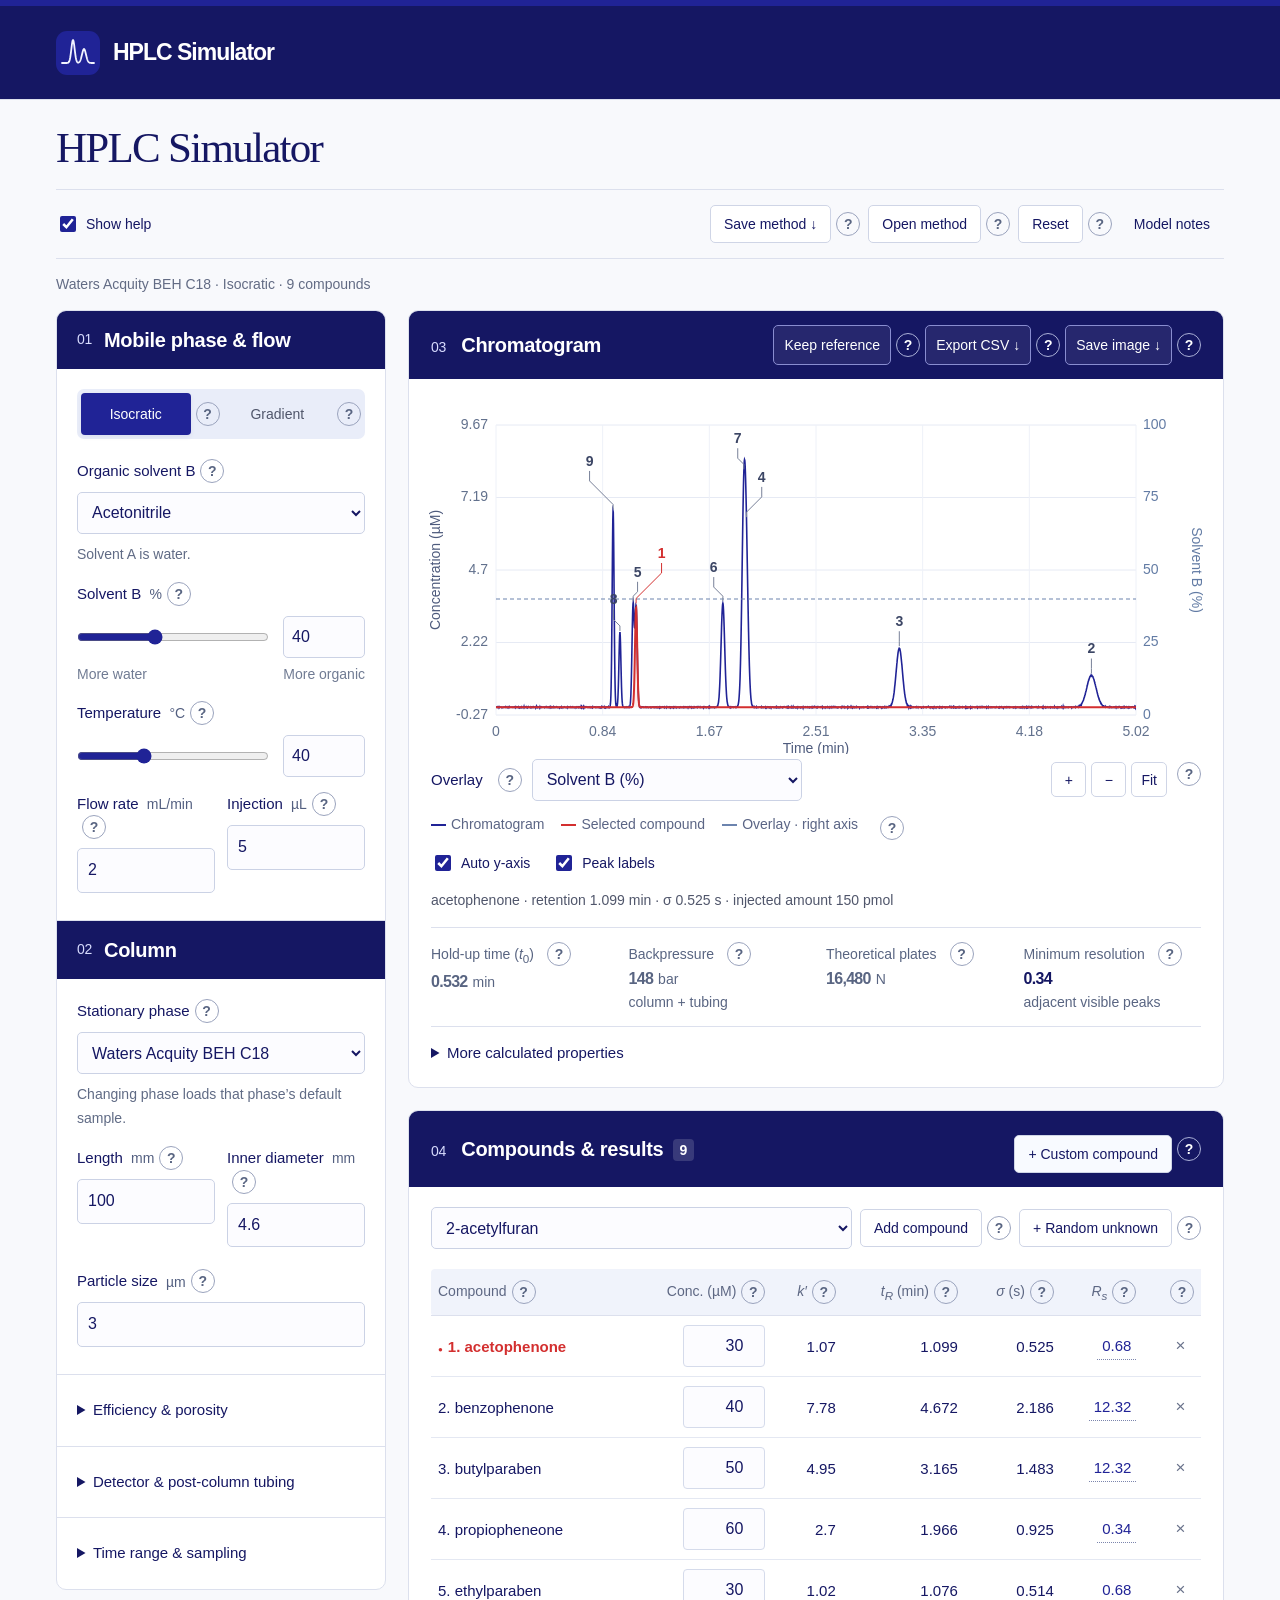
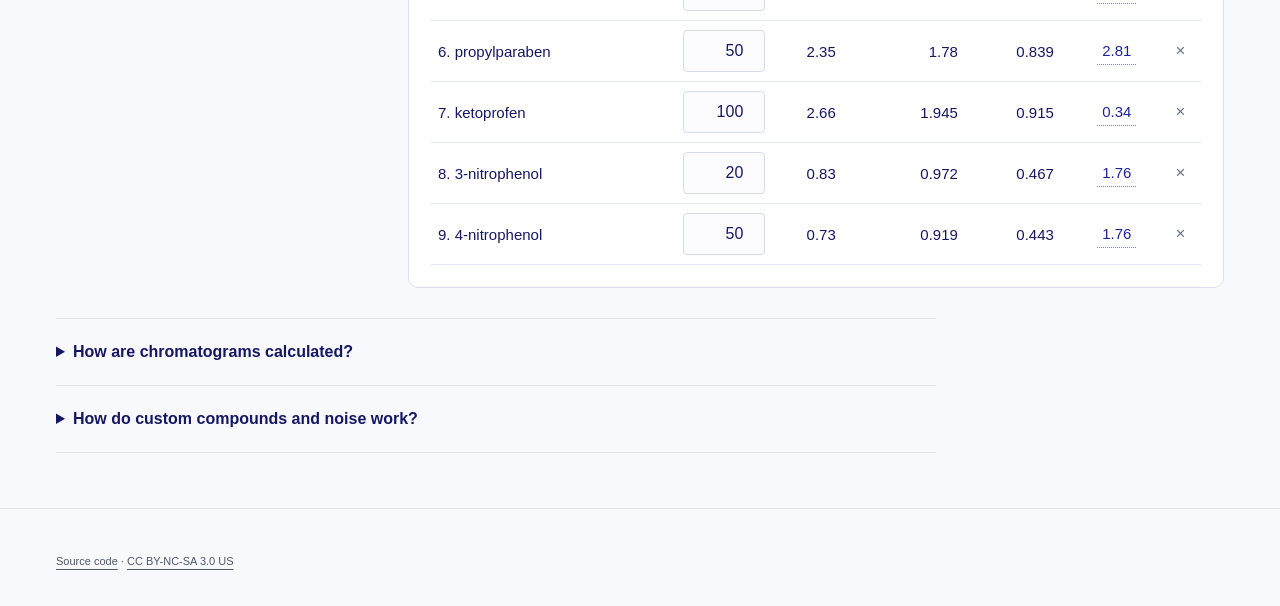
<file: public/index.html>
<!doctype html>
<html lang="en"><head><meta charset="utf-8"><meta name="viewport" content="width=device-width,initial-scale=1"><title>HPLC Simulator</title><link rel="icon" href="assets/favicon.svg?v=6b6e14ec6e" type="image/svg+xml"><link rel="stylesheet" href="assets/site.css?v=50086b3960"><link rel="stylesheet" href="assets/simulator/simulator.css?v=47deb4112d"><script src="assets/simulator/compounds.js?v=7be88f1ce2" defer></script><script src="assets/simulator/model.js?v=fcde1f567f" defer></script><script src="assets/simulator/app.js?v=a7bee1954b" defer></script><script src="assets/simulator/help-data.js?v=13edb05955" defer></script><script src="assets/simulator/help.js?v=fe3ae8b227" defer></script></head>
<body><a class="skip" href="#main">Skip to content</a><header class="header"><div class="wrap"><div class="masthead"><a class="brand" href="index.html"><img src="assets/favicon.svg?v=6b6e14ec6e" width="44" height="44" alt=""><span><strong>HPLC Simulator</strong></span></a></div></div></header><main id="main" class="wrap"><div class="sim-heading"><div><h1>HPLC Simulator</h1></div></div>
<noscript><p class="notice">Enable JavaScript to use the simulator. Teaching resources remain available from the navigation.</p></noscript>
<div id="sim-app">
<div class="sim-toolbar"><label class="display-option"><input id="show-help" type="checkbox" checked> Show help</label><div class="sim-actions"><button id="save-method" type="button">Save method ↓</button><button id="load-method" type="button">Open method</button><input id="method-file" type="file" accept=".json,application/json" hidden><button id="reset-method" type="button">Reset</button><a href="#model-notes">Model notes</a></div></div>
<p id="sampling-warning" class="sampling-warning" role="status" hidden></p><p id="sim-status" class="sim-status" role="status" aria-live="polite">Preparing the separation…</p><p id="sim-error" class="sim-error" role="alert" hidden></p>
<nav class="sim-mobile-nav" aria-label="Simulator sections"><a href="#chromatogram-heading">Chromatogram</a><a href="#conditions">Conditions</a><a href="#sample-heading">Sample</a></nav>
<div class="sim-workspace">
<aside class="sim-controls" id="conditions" aria-label="Experimental conditions">
<section class="control-section"><h2><span>01</span> Mobile phase & flow</h2><div class="sim-mode" role="group" aria-label="Elution mode"><button type="button" data-mode="isocratic" aria-pressed="true">Isocratic</button><button type="button" data-mode="gradient" aria-pressed="false">Gradient</button></div><label class="field">Organic solvent B<select id="solvent" data-key="solvent"><option value="0">Acetonitrile</option><option value="1">Methanol</option></select></label><p class="field-note">Solvent A is water.</p>
<div id="isocratic-controls"><label class="field" for="fraction">Solvent B <span class="unit">%</span></label><div class="range-control"><input id="fraction-range" data-range="fraction" aria-label="Solvent B slider" type="range" min="0" max="100" step="1"><input id="fraction" data-key="fraction" aria-label="Solvent B percent" type="number" min="0" max="100" step="0.1"></div><div class="range-labels"><span>More water</span><span>More organic</span></div></div>
<div id="gradient-controls" hidden><div class="gradient-labels"><span>Time (min)</span><span>Solvent B (%)</span></div><div id="gradient-rows"></div><button type="button" class="subtle-button" id="add-gradient">+ Add gradient point</button><p class="field-note">Times increase from zero. The final composition is held to the end of the run.</p><div class="field-grid"><label class="field">Mixing volume <span class="unit">µL</span><input id="mixing" data-key="mixing" type="number" min="0" max="10000" step="10"></label><label class="field">Non-mixing volume <span class="unit">µL</span><input id="nonmixing" data-key="nonmixing" type="number" min="0" max="10000" step="10"></label></div><p class="field-note" id="dwell-result"></p></div>
<label class="field" for="temperature">Temperature <span class="unit">°C</span></label><div class="range-control"><input type="range" id="temperature-range" data-range="temperature" aria-label="Temperature slider" min="10" max="100" step="1"><input type="number" id="temperature" data-key="temperature" aria-label="Temperature in degrees Celsius" min="10" max="100" step="0.1"></div>
<div class="field-grid"><label class="field">Flow rate <span class="unit">mL/min</span><input id="flow" data-key="flow" type="number" min="0.01" max="20" step="0.01"></label><label class="field">Injection <span class="unit">µL</span><input id="injection" data-key="injection" type="number" min="0.01" max="1000" step="0.1"></label></div></section>
<section class="control-section"><h2><span>02</span> Column</h2><label class="field">Stationary phase<select id="phase" data-key="phase"><option value="0">Waters Acquity BEH C18</option><option value="1">Agilent Zorbax SB-C18</option></select></label><p class="field-note">Changing phase loads that phase’s default sample.</p><div class="field-grid"><label class="field">Length <span class="unit">mm</span><input id="length" data-key="length" type="number" min="1" max="1000" step="1"></label><label class="field">Inner diameter <span class="unit">mm</span><input id="diameter" data-key="diameter" type="number" min="0.1" max="100" step="0.1"></label></div><label class="field">Particle size <span class="unit">µm</span><input id="particle" data-key="particle" type="number" min="0.001" max="1000" step="any"></label></section>
<details class="control-section"><summary>Efficiency & porosity</summary><p class="field-note">Reduced van Deemter equation: h = A + B/ν + Cν.</p><div class="field-grid"><label class="field">Interparticle porosity<input id="inter" data-key="inter" type="number" min="0.1" max="0.9" step="0.01"></label><label class="field">Intraparticle porosity<input id="intra" data-key="intra" type="number" min="0.01" max="0.9" step="0.01"></label></div><div class="field-grid thirds"><label class="field">A<input id="a" data-key="a" type="number" min="0.01" max="20" step="0.01"></label><label class="field">B<input id="b" data-key="b" type="number" min="0.01" max="50" step="0.01"></label><label class="field">C<input id="c" data-key="c" type="number" min="0.001" max="5" step="0.001"></label></div></details>
<details class="control-section"><summary>Detector & post-column tubing</summary><div class="field-grid"><label class="field">Time constant <span class="unit">s</span><input id="detector" data-key="detector" type="number" min="0.001" max="30" step="0.01"></label><label class="field">Noise parameter <span class="unit">nM·√s</span><input id="noise" data-key="noise" type="number" min="0" max="1000" step="0.1"></label><label class="field">Signal offset <span class="unit">µM</span><input id="offset" data-key="offset" type="number" min="0" max="1000" step="0.01"></label><label class="field">Tubing length <span class="unit">cm</span><input id="tubingLength" data-key="tubingLength" type="number" min="0" max="1000" step="1"></label><label class="field">Tubing inner diameter <span class="unit">mil</span><input id="tubingDiameter" data-key="tubingDiameter" type="number" min="0.5" max="100" step="0.1"></label></div><p class="field-note">1 mil = 0.0254 mm. Tubing adds delay, dispersion, and backpressure.</p></details>

<details class="control-section" id="time-details"><summary>Time range &amp; sampling</summary><label class="check-field"><input id="autoTime" data-key="autoTime" type="checkbox"> Run duration is determined by the last eluting compound</label><label class="field">Run duration <span class="unit">min</span><input id="duration" data-key="duration" type="number" min="0.1" max="240" step="any"></label><p class="field-note" id="run-summary"></p><label class="field">Sampling rate <span class="unit">samples/s</span><input id="samplingRate" data-key="samplingRate" type="number" min="0.1" max="1000" step="any"></label></details>
</aside>
<section class="sim-chart-panel" aria-labelledby="chromatogram-heading"><div class="chart-heading"><div><h2 id="chromatogram-heading"><span class="section-number">03</span> Chromatogram</h2></div><div class="chart-buttons"><button type="button" id="reference">Keep reference</button><button type="button" id="export-csv">Export CSV ↓</button><button type="button" id="export-png">Save image ↓</button></div></div>
<div class="plot-wrap"><canvas id="chromatogram" role="img" aria-label="Calculated chromatogram. Retention times and peak widths are available in the sample results table."></canvas><div class="plot-tooltip" id="plot-tooltip" hidden></div></div>
<div class="chart-controls"><label>Overlay<select id="overlay"><option value="none">None</option><option value="composition" selected>Solvent B (%)</option><option value="pressure">Backpressure (bar)</option><option value="viscosity">Viscosity (cP)</option><option value="retention">Selected compound k′</option><option value="position">Selected compound position (mm)</option></select></label><div class="zoom-controls" role="group" aria-label="Chart zoom"><button id="zoom-in" aria-label="Zoom in on chromatogram">+</button><button id="zoom-out" aria-label="Zoom out on chromatogram">−</button><button id="zoom-fit">Fit</button></div></div>
<div class="plot-legend"><span><i></i>Chromatogram</span><span><i class="selected-line"></i>Selected compound</span><span id="comparison-label" hidden><i class="comparison-line"></i>Resolution neighbor</span><span id="reference-label" hidden><i class="reference-line"></i>Reference</span><span id="overlay-label" hidden><i class="overlay-line"></i>Overlay · right axis</span></div>
<div class="display-options"><label class="display-option"><input id="auto-y" type="checkbox" checked title="Uncheck to lock the current concentration-axis range during zooming and method changes."> Auto y-axis</label><label class="display-option"><input id="show-peak-labels" type="checkbox" checked> Peak labels</label></div>
<p class="chart-note" id="chart-note">Select a compound below to inspect its peak.</p><div class="metrics"><div><span>Hold-up time (<i>t</i><sub>0</sub>)</span><span class="metric-value"><strong id="metric-t0">—</strong> <small>min</small></span></div><div><span id="pressure-label">Backpressure</span><span class="metric-value"><strong id="metric-pressure">—</strong> <small>bar</small></span><small>column + tubing</small></div><div><span>Theoretical plates</span><span class="metric-value"><strong id="metric-plates">—</strong> <small>N</small></span></div><div><span>Minimum resolution</span><strong id="metric-resolution">—</strong><small id="resolution-caption">adjacent visible peaks</small></div></div><details class="derived-details"><summary>More calculated properties</summary><dl id="derived-values"></dl></details></section>
<section class="sim-sample" aria-labelledby="sample-heading"><div class="sample-heading"><div><h2 id="sample-heading"><span class="section-number">04</span> Compounds & results <span id="compound-count"></span></h2></div><button class="subtle-button" id="custom-compound">+ Custom compound</button></div><div class="sample-add"><label><span class="sr-only">Compound to add</span><select id="compound-library"></select></label><button id="add-compound">Add compound</button><button id="random-compound">+ Random unknown</button></div><div class="table-scroll" role="region" aria-label="Compound results table" tabindex="0"><table class="sample-table"><thead><tr><th scope="col">Compound</th><th scope="col">Conc. (µM)</th><th scope="col"><i>k′</i><span id="k-heading"></span></th><th scope="col"><i>t<sub>R</sub></i> (min)</th><th scope="col"><i>σ</i> (s)</th><th scope="col"><i>R<sub>s</sub></i></th><th scope="col"><span class="sr-only">Actions</span></th></tr></thead><tbody id="sample-rows"></tbody></table></div></section>
</div></div>
<section id="model-notes" class="sim-notes" aria-label="Model notes"><details class="details"><summary>How are chromatograms calculated?</summary>
<p>The simulator calculates each compound’s retention time and peak width, represents its detector response as a Gaussian peak, and adds the peaks together. Detector noise and a signal offset are then added at evenly spaced sampling times across the run.</p>
<p><strong>Retention time.</strong> The retention factor depends on temperature and mobile-phase composition:</p>
<p class="model-equation">log<sub>10</sub>(<i>k′</i>) = <i>m</i><sub>w</sub><i>T</i> + <i>b</i><sub>w</sub> + (<i>m</i><sub>φ</sub><i>T</i> + <i>b</i><sub>φ</sub>)<i>φ</i></p>
<p>Here <i>T</i> is temperature in °C, <i>φ</i> is the volume fraction of solvent B (0–1), and the coefficients describe the compound’s behavior on the selected stationary phase. For an isocratic run, the detected retention time is:</p>
<p class="model-equation"><i>t<sub>R</sub></i> = <i>t</i><sub>0</sub>(1 + <i>k′</i>) + <i>t</i><sub>tube</sub>, &nbsp; <i>t</i><sub>0</sub> = <i>V</i><sub>0</sub>/<i>F</i></p>
<p><i>V</i><sub>0</sub> is the column hold-up volume, <i>F</i> is flow rate, and <i>t</i><sub>tube</sub> is the post-column tubing delay. In gradient runs, composition is interpolated between programmed points, delayed and smoothed by the system volumes, and used to track each compound through the column as its retention factor changes.</p>
<p><strong>Peak width.</strong> Column efficiency follows the reduced van Deemter relationship:</p>
<p class="model-equation"><i>h</i> = <i>A</i> + <i>B</i>/<i>ν</i> + <i>Cν</i>, &nbsp; <i>H</i> = <i>h d</i><sub>p</sub>, &nbsp; <i>N</i> = <i>L</i>/<i>H</i></p>
<p><i>ν</i> is reduced mobile-phase velocity, <i>d</i><sub>p</sub> is particle diameter, <i>L</i> is column length, and <i>N</i> is the theoretical plate count. Peak width is expressed as the Gaussian standard deviation, <i>σ</i>. For isocratic runs, the simulator combines the broadening contributions as:</p>
<p class="model-equation"><i>σ</i><sup>2</sup> = <i>t<sub>R</sub></i><sup>2</sup>/<i>N</i> + <i>τ</i><sup>2</sup> + <i>σ</i><sub>tube</sub><sup>2</sup> + (<i>V</i><sub>inj</sub>/<i>F</i>)<sup>2</sup>/12</p>
<p><i>τ</i> is the detector time constant, <i>σ</i><sub>tube</sub><sup>2</sup> is tubing-dispersion variance, and <i>V</i><sub>inj</sub> is injection volume. All times and volumes in these equations use consistent units. For gradient runs, the column term is approximated by [<i>t</i><sub>0</sub>(1 + <i>k′</i><sub>elution</sub>)]<sup>2</sup>/<i>N</i>, and the injection-volume term is omitted. Efficiency and tubing dispersion use the initial gradient composition.</p>
<p><strong>Detector response.</strong> This simulator uses a simplified, ideal detector that responds equally to all compounds at the same molar concentration. Real detectors generally have compound-dependent responses. For example, a UV absorbance detector gives a stronger response to compounds that absorb more strongly at the selected wavelength. A mass spectrometer’s response depends on ionization and ion detection; compounds that ionize readily or are already ionic can give stronger responses, depending on the ionization method and measurement conditions.</p><p>With the ideal-detector assumption, each compound contributes a peak of the form:</p>
<p class="model-equation"><i>c</i><sub>i</sub>(<i>t</i>) = [<i>n</i><sub>i</sub>/(<i>F σ</i><sub>i</sub>√(2π))] exp[−(<i>t</i> − <i>t</i><sub>R,i</sub>)<sup>2</sup>/(2<i>σ</i><sub>i</sub><sup>2</sup>)]</p>
<p><i>n</i><sub>i</sub> is the injected amount, calculated from sample concentration and injection volume. This sets the peak area; a narrower peak has a greater height for the same amount. The total chromatogram is the sum of these concentrations, plus the offset and simulated detector noise.</p>
<p>Other relationships connect solvent composition and temperature to viscosity and diffusion, column geometry and porosity to hold-up volume and velocity, and flow resistance to backpressure. Post-column tubing adds delay, dispersion, and pressure drop. These calculations explain how changing a condition affects the separation and instrument requirements.</p>
</details><details class="details"><summary>How do custom compounds and noise work?</summary><p>Retention is calculated from log₁₀(k′) = m<sub>w</sub>T + b<sub>w</sub> + (m<sub>φ</sub>T + b<sub>φ</sub>)φ, with T in °C and φ the organic volume fraction. The last two coefficients describe −S, following the original data convention. Supply coefficients for both solvents.</p><p>Random unknowns follow the original synthetic-compound distributions; they are not measured compounds. Noise is regenerated when the chromatogram is recalculated and stays fixed during zooming, panning, and display-only changes. Its standard deviation is the noise parameter divided by the square root of the detector time constant, converted from nM to µM.</p></details></section>
<dialog id="custom-dialog"><form id="custom-form"><div class="dialog-heading"><h2>Custom compound</h2><button type="button" id="close-custom" aria-label="Close custom compound dialog">×</button></div><p class="field-note">Enter the original model’s coefficients for both organic solvents. Temperature is in °C; log k uses base 10.</p><label class="field">Compound name<input name="name" required maxlength="80" value="Custom compound"></label><div class="field-grid"><label class="field">Concentration <span class="unit">µM</span><input name="concentration" type="number" min="0" max="10000" step="any" required value="25"></label><label class="field">Molar volume <span class="unit">cm³/mol</span><input name="molarVolume" type="number" min="10" max="2000" step="any" required value="150"></label></div><div id="coefficient-fields"></div><p id="custom-error" role="alert" class="sim-error" hidden></p><button type="submit" class="button">Add to sample</button></form></dialog>
</main><footer class="footer"><div class="wrap"><p><a href="https://github.com/pgboswell/hplc-simulator">Source code</a> · <a href="https://creativecommons.org/licenses/by-nc-sa/3.0/us/">CC BY-NC-SA 3.0 US</a></p></div></footer></body></html>
</file>
<file: public/assets/site.css>
@charset "UTF-8";
:root{--ink:#151763;--body:#50566b;--green:#202396;--mint:#edf0fb;--paper:#f8f9fc;--line:#dce0ed;--gold:#b57437;--white:#fff;--radius:14px;font-family:Inter,"Segoe UI",Arial,sans-serif;color:var(--ink);background:var(--paper);font-synthesis:none}
*{box-sizing:border-box}body{margin:0}a{color:inherit;text-underline-offset:4px}a:hover{color:#353ac0}button,input{font:inherit}button,a,input,summary{-webkit-tap-highlight-color:transparent}button{cursor:pointer}a:focus-visible,button:focus-visible,input:focus-visible,summary:focus-visible{outline:3px solid #b57437;outline-offset:5px}::selection{background:#dde2ff}p{line-height:1.75;color:var(--body)}h1,h2,h3,p{margin-top:0}h1,h2{font-family:Georgia,"Times New Roman",serif;font-weight:400;letter-spacing:-.04em}h1{font-size:clamp(42px,4.8vw,68px);line-height:1.08;margin-bottom:24px}h2{font-size:38px;line-height:1.16;margin-bottom:16px}h3{font-size:20px;letter-spacing:-.025em;line-height:1.4}svg{display:block;max-width:100%}.wrap{max-width:1248px;padding:0 40px;margin:auto}.skip{position:fixed;left:20px;top:-80px;z-index:9;padding:12px;background:white}.skip:focus{top:12px}
.header{background:var(--paper);border-bottom:1px solid var(--line)}.masthead{min-height:93px;display:flex;align-items:center;justify-content:space-between;gap:24px}.brand{text-decoration:none;display:flex;align-items:center;gap:13px}.brand svg{width:43px;height:43px}.brand strong{font-weight:650;font-size:23px;letter-spacing:-1px;display:block}.brand small{display:block;font-size:10px;text-transform:uppercase;letter-spacing:2px;margin-top:5px;color:var(--body)}.header-note{display:flex;align-items:center;gap:9px;font-size:12px;color:var(--body)}.dot{width:6px;height:6px;border-radius:50%;background:#7077d6;display:inline-block}.nav{display:flex;gap:31px}.nav a{font-size:12px;font-weight:600;white-space:nowrap;text-decoration:none;padding:18px 0 19px;border-bottom:2px solid transparent}.nav a[aria-current=page]{border-color:var(--green);color:var(--green)}.nav a:hover{border-color:#a6add3}.menu-toggle{display:none;border:1px solid var(--line);border-radius:6px;background:none;padding:10px 14px}.eyebrow{text-transform:uppercase;font-size:10px;letter-spacing:2px;font-weight:650;color:var(--green);margin-bottom:22px;display:flex;align-items:center;gap:10px}.eyebrow:before{content:"";height:1px;width:24px;background:currentColor}.hero{display:grid;grid-template-columns:1fr 1fr;gap:48px;align-items:center;padding-top:68px;padding-bottom:66px}.hero h1 em{font-weight:400;color:#5259a9}.hero .intro{font-size:16px;max-width:460px}.actions{display:flex;gap:12px;flex-wrap:wrap;margin-top:28px}.button{display:inline-flex;align-items:center;justify-content:center;gap:24px;padding:14px 21px;font-size:12px;font-weight:600;text-decoration:none;background:var(--green);color:white;border:1px solid var(--green);border-radius:5px;min-height:46px}.button:hover{background:#151763;color:white}.button.secondary{background:transparent;color:var(--ink);border-color:#c8cde0}.button.secondary:hover{background:var(--mint)}.arrow{font-size:19px;line-height:1}.quiet-note{font-size:11px;margin:21px 0 0;color:#626983;display:flex;gap:8px;align-items:center}.hero-figure{position:relative;background:#edf0fa;padding:25px 25px 21px;border-radius:18px;overflow:hidden;border:1px solid #dfe4f2}.figure-top{display:flex;align-items:center;justify-content:space-between;font-size:10px;text-transform:uppercase;letter-spacing:1.7px;font-weight:650;margin-bottom:24px}.figure-top span:last-child{font-size:9px;letter-spacing:1px;color:#626c86}.chart-card{background:#fcfcff;border:1px solid #d5daeb;border-radius:8px;padding:18px 12px 9px;box-shadow:0 8px 25px #20239608}.chart-caption{font-size:10px;display:flex;justify-content:space-between;gap:10px;padding:0 9px 10px;color:#596380}.chart-legend{display:flex;gap:15px;font-size:9px}.chart-legend i{display:inline-block;width:12px;height:2px;background:var(--green);vertical-align:middle;margin-right:5px}.chart-legend span:last-child i{background:var(--gold)}.figure-bottom{display:flex;justify-content:space-between;font-size:10px;margin-top:18px;color:#596380}.figure-bottom strong{font-weight:500;color:var(--green)}.principles{border-top:1px solid var(--line);border-bottom:1px solid var(--line);display:grid;grid-template-columns:repeat(3,1fr);padding:24px 0;gap:25px}.principle{display:flex;align-items:center;gap:13px;font-size:12px}.principle svg{width:22px;height:22px;flex-shrink:0}.principle small{display:block;color:var(--body);font-size:11px;margin-top:4px}.section{padding-top:57px;padding-bottom:57px}.section-top{display:flex;align-items:end;justify-content:space-between;gap:25px;margin-bottom:28px}.section-top h2{margin:0}.section-top p{margin:0;font-size:13px;max-width:360px}.section-top .eyebrow{margin-bottom:13px}.tool-grid{display:grid;grid-template-columns:1fr 1fr;gap:23px}.tool-card{background:#fff;border:1px solid var(--line);border-radius:var(--radius);overflow:hidden;display:flex;flex-direction:column}.tool-art{height:176px;background:#eef1fa;padding:22px 34px;border-bottom:1px solid var(--line);overflow:hidden}.tool-art.sand{background:#f1f3f9}.tool-art svg{width:100%;height:100%}.tool-copy{padding:26px 30px;flex:1;display:flex;flex-direction:column}.tool-copy h3{margin:15px 0 10px;font-size:24px;font-weight:500}.tool-copy p{font-size:13px;max-width:450px;margin-bottom:22px}.tag{font-size:9px;letter-spacing:1.1px;text-transform:uppercase;font-weight:600}.tag span{color:#6c7385;margin-left:10px;font-weight:400}.text-link{display:inline-flex;gap:13px;align-items:center;font-size:12px;font-weight:650;text-decoration:none;align-self:start;margin-top:auto}.text-link:hover{text-decoration:underline}.learning-band{border-radius:var(--radius);padding:35px 39px;background:var(--mint);display:grid;grid-template-columns:60px 1fr auto;gap:24px;align-items:center;margin-bottom:58px}.learning-band h2{font-size:29px;margin:0 0 8px}.learning-band p{font-size:13px;margin:0;max-width:590px}.book-icon{width:45px;height:45px}.footer{border-top:1px solid var(--line);padding:34px 0 23px}.footer-top{display:flex;justify-content:space-between;gap:30px}.footer-brand{font-size:16px;font-weight:600;letter-spacing:-.5px}.footer p{font-size:11px;max-width:390px;margin-top:9px}.footer-links{display:flex;gap:26px;font-size:11px;padding-top:4px}.footer-links a{text-decoration:none}.footer-bottom{border-top:1px solid var(--line);margin-top:20px;padding-top:20px;display:flex;justify-content:space-between;gap:20px;font-size:10px;color:#646d80}.footer-bottom a{text-decoration:none}
.page-heading{padding:55px 0 35px;max-width:790px}.page-heading h1{font-size:52px;margin-bottom:18px}.page-heading p{font-size:16px;max-width:670px}.page-heading .eyebrow{margin-bottom:18px}.notice{border:1px solid #d6daea;border-radius:8px;background:#eef1fc;padding:17px 22px;display:flex;gap:13px;align-items:start;margin-bottom:28px;font-size:13px;line-height:1.7}.notice svg{flex-shrink:0;margin-top:3px}.notice p{margin:0}.notice strong{color:var(--ink)}.split{display:grid;grid-template-columns:1.35fr 1fr;gap:35px;align-items:start;margin-bottom:50px}.panel{background:white;border:1px solid var(--line);border-radius:var(--radius);padding:29px}.panel h2{font-size:28px}.panel p,.panel li{font-size:13px;color:var(--body);line-height:1.8}.panel ul{padding-left:20px}.panel li{margin-bottom:9px}.large-art{background:#edf1fa;border:1px solid var(--line);border-radius:var(--radius);padding:30px;margin-bottom:20px}.large-art svg{width:100%}.art-label{font-size:10px;text-align:center;margin:15px 0 0;letter-spacing:.2px;color:#596582}.steps{display:grid;grid-template-columns:repeat(3,1fr);gap:25px;margin:25px 0 45px}.step{border-top:1px solid var(--line);padding-top:22px}.step-number{color:#7d86ab;font-family:Georgia,serif;font-size:30px;display:block;margin-bottom:15px}.step h3{font-size:16px;margin-bottom:10px}.step p{font-size:13px}.subheading{font-size:30px;margin-top:40px}.resource-tools{display:flex;justify-content:space-between;gap:18px;margin-bottom:22px;align-items:center;flex-wrap:wrap}.filters{display:flex;gap:5px;flex-wrap:wrap}.filter{border:1px solid transparent;background:none;padding:10px 15px;border-radius:5px;color:var(--body);font-size:12px;min-height:42px}.filter[aria-pressed=true]{background:var(--green);color:white}.search{border:1px solid #ccd1e1;background:white;border-radius:5px;min-height:43px;padding:10px 15px;width:270px;max-width:100%}.resource-grid{display:grid;grid-template-columns:repeat(2,1fr);gap:20px;margin-bottom:20px}.resource-card{background:#fff;border:1px solid var(--line);border-radius:10px;padding:25px;display:flex;flex-direction:column}.resource-card .tag{color:#565e8b;margin-bottom:17px}.resource-card h2{font-family:inherit;letter-spacing:-.4px;font-size:20px;font-weight:500;margin-bottom:10px}.resource-card p{font-size:13px;margin:0 0 12px}.resource-meta{font-size:11px;color:#626c82;display:block;margin-bottom:21px}.resource-card a{padding-top:16px;border-top:1px solid var(--line);width:100%;justify-content:space-between;margin-top:auto}.resource-count{font-size:11px;color:var(--body);margin:14px 0 25px}.empty{padding:35px;border:1px dashed var(--line);border-radius:10px;grid-column:1/-1}.download-list{list-style:none;padding:0!important;margin:15px 0 0}.download-list li{margin:0;border-top:1px solid var(--line)}.download-list a{display:flex;justify-content:space-between;gap:20px;padding:15px 0;text-decoration:none;font-size:12px}.download-list small{white-space:nowrap;color:#636c80}.details{border-top:1px solid var(--line);padding:20px 0}.details:last-child{border-bottom:1px solid var(--line)}summary{cursor:pointer;font-size:14px;font-weight:600;padding:4px 0}.details p{font-size:13px;margin:14px 0 0}.content-bottom{padding-bottom:55px}.people{display:grid;grid-template-columns:repeat(3,1fr);gap:20px;margin:25px 0}.person{border-top:1px solid var(--line);padding-top:23px}.person h3{margin-bottom:5px;font-size:17px}.person p{font-size:12px;margin-bottom:10px}.support{font-size:12px;padding:24px;background:#edf0fa;border-radius:8px;margin-top:30px;line-height:1.8;color:var(--body)}.contact-grid{display:grid;grid-template-columns:1fr 1fr;gap:24px;margin-bottom:45px}.contact-card{padding:32px;background:white;border:1px solid var(--line);border-radius:12px}.initials{width:48px;height:48px;display:grid;place-items:center;background:var(--mint);border-radius:50%;font-family:Georgia,serif;font-size:18px;margin-bottom:23px}.contact-card h2{font-size:30px}.contact-card p{font-size:13px}.email{font-size:14px}.preview-badge{display:inline-flex;align-items:center;gap:7px;color:#596182;background:#eff2fb;border:1px solid #d7ddef;padding:6px 9px;border-radius:4px;font-size:10px;letter-spacing:.3px}.sr-only{position:absolute;width:1px;height:1px;padding:0;margin:-1px;overflow:hidden;clip:rect(0,0,0,0);white-space:nowrap;border:0}[hidden]{display:none!important}
@media(min-width:1500px){.hero{padding-top:85px;padding-bottom:80px}}
@media(max-width:1050px){.nav{gap:22px}.nav a{font-size:11px}.hero{gap:28px}.wrap{padding:0 28px}.hero h1{font-size:53px}.hero-figure{padding:20px}.learning-band{padding:30px;grid-template-columns:45px 1fr}.learning-band>.button{grid-column:2;justify-self:start}.hero .intro{font-size:14px}.section-top p{max-width:300px}}
@media(max-width:780px){.wrap{padding:0 22px}.masthead{min-height:80px}.header-note{display:none}.menu-toggle{display:block}.nav{display:none;padding:5px 0 15px;gap:0;grid-template-columns:1fr 1fr}.nav.open{display:grid}.nav a{padding:13px 9px;white-space:normal;font-size:12px}.hero{grid-template-columns:1fr;padding-top:40px;padding-bottom:35px;gap:35px}.hero h1{font-size:clamp(43px,8vw,61px);max-width:550px}.hero .intro{font-size:15px;max-width:530px}.hero-figure{max-width:580px;width:100%}.principles{gap:15px;padding:22px 0}.principle{align-items:start;gap:8px;font-size:11px}.principle small{font-size:10px;line-height:1.5}.principle svg{width:18px}.section{padding:38px 0}.section-top{align-items:start;flex-direction:column;gap:14px}.section-top p{max-width:100%}h2{font-size:33px}.tool-art{padding:20px;height:145px}.tool-copy{padding:23px}.tool-copy h3{font-size:21px}.tag span{display:block;margin:5px 0 0}.learning-band{margin-bottom:38px}.footer-top{flex-direction:column;gap:10px}.footer-bottom{flex-direction:column;gap:10px}.page-heading{padding-top:36px}.page-heading h1{font-size:43px}.split{grid-template-columns:1fr;gap:20px}.steps{gap:20px}.people{grid-template-columns:1fr}.resource-tools{align-items:stretch}.search{width:100%}.contact-card{padding:23px}.email{font-size:12px}}
@media(max-width:520px){.brand strong{font-size:21px}.brand small{font-size:8px;letter-spacing:1.7px}.brand svg{width:35px}.masthead{gap:10px}.menu-toggle{font-size:11px;padding:10px}.tool-grid,.resource-grid,.contact-grid,.steps{grid-template-columns:1fr}.principles{grid-template-columns:1fr;gap:17px}.principle{align-items:center;font-size:12px;gap:13px}.principle small{display:inline;margin-left:8px;font-size:11px}.principle svg{width:21px}.hero-figure{padding:17px 12px}.figure-top{padding:0 6px;font-size:9px}.figure-top span:last-child{font-size:8px}.hero .actions{gap:9px}.button{padding:13px 16px;gap:15px}.learning-band{grid-template-columns:1fr;padding:26px;gap:16px}.learning-band>.button{grid-column:1}.book-icon{width:34px;height:34px}.footer-links{gap:22px;flex-wrap:wrap}.panel{padding:23px}.page-heading h1{font-size:39px}.steps{gap:10px}.step{padding-top:18px}.step-number{margin-bottom:7px}.large-art{padding:15px}.filters{gap:0}.filter{padding:10px 12px}.resource-card{padding:22px}.section-top h2{font-size:31px}}
.hero>*,.split>*,.resource-grid>*,.contact-grid>*{min-width:0}
@media(max-width:780px){.resource-tools>label{width:100%}}
@media(max-width:380px){.wrap{padding:0 18px}.brand{gap:9px}.brand strong{font-size:19px}.brand small{font-size:6px;letter-spacing:1.2px}.brand svg{width:31px}.hero h1{font-size:35px}.eyebrow{font-size:9px;letter-spacing:1.4px}.figure-top{gap:8px;flex-wrap:wrap}.figure-bottom{gap:12px;font-size:9px}.chart-caption{font-size:9px}.hero-figure{padding:17px 9px}.page-heading h1{font-size:35px}.footer-links{gap:15px}}
@media(prefers-reduced-motion:no-preference){a,button{transition:background .15s,color .15s,border-color .15s}.tool-card{transition:transform .2s,box-shadow .2s}.tool-card:hover{transform:translateY(-3px);box-shadow:0 10px 24px #15176308}}

/* Original site identity: indigo masthead (#151763), royal blue (#202396), white navigation. */
.header{background:#151763;border-top:6px solid #202396}
.masthead{color:#fff}
.brand:hover{color:#fff}
.brand small,.header-note{color:#cbd0f2}
.header-note .dot{background:#a7b3ff}
.nav-band{background:#fff;color:var(--ink)}
.menu-toggle{color:#fff;border-color:#6568a0}
.menu-toggle:hover{background:#292c80}
.brand{min-width:0}.brand>span{min-width:0}.brand svg,.menu-toggle{flex-shrink:0}
.brand small{font-size:13px;letter-spacing:.2px;text-transform:none;white-space:normal;line-height:1.4}
@media(max-width:520px){.masthead{gap:12px}.brand small{font-size:11px;letter-spacing:0;max-width:230px}}

#contact-form label{display:block;font-size:16px;font-weight:600;margin:18px 0 7px}#contact-form input,#contact-form textarea{display:block;width:100%;font:inherit;font-size:16px;padding:11px 12px;border:1px solid #aab3ce;border-radius:5px;background:white;color:var(--ink)}#contact-form textarea{resize:vertical;min-height:160px}#contact-form textarea:focus-visible{outline:3px solid #b57437;outline-offset:3px}#contact-form .button{font:inherit;border:0;margin-top:8px}#contact-form .button:disabled{opacity:.65;cursor:wait}#contact-form .contact-note,#contact-status{font-size:15px;margin:15px 0 0}#contact-status[data-error=true]{color:#9b2929}.contact-trap{position:absolute;left:-10000px;width:1px;height:1px;overflow:hidden}

.funding-grid{display:grid;grid-template-columns:repeat(3,minmax(0,1fr));gap:20px}.funding-card{padding:25px;background:white;border:1px solid var(--line);border-radius:10px}.funding-logo{display:flex;align-items:center;height:100px;margin-bottom:20px;width:fit-content;max-width:100%}.funding-logo img{display:block;object-fit:contain;object-position:left center;max-width:100%;height:83px}.funding-card h3{font-size:18px;margin-bottom:9px}.funding-card p{font-size:14px;margin:0;overflow-wrap:anywhere}@media(max-width:780px){.funding-grid{grid-template-columns:1fr}}
</file>
<file: public/assets/simulator/simulator.css>
.sim-heading{display:flex;align-items:center;justify-content:space-between;gap:20px;padding:35px 0 22px}.sim-heading .eyebrow{margin-bottom:13px}.sim-heading h1{font-size:43px;margin-bottom:9px}.sim-heading p{font-size:14px;margin:0}.sim-badge{display:flex;align-items:center;gap:8px;font-size:14px;color:#606b85}.sim-toolbar{display:flex;align-items:center;justify-content:space-between;gap:15px;border-top:1px solid var(--line);border-bottom:1px solid var(--line);padding:15px 0}.sim-mode{display:flex;gap:3px;padding:4px;background:#e9edf9;border-radius:7px}.sim-mode button{background:transparent;border:0;border-radius:4px;padding:10px 22px;color:var(--body);font-size:14px}.sim-mode button[aria-pressed=true]{background:var(--green);color:white;box-shadow:0 2px 5px #15176310}.sim-actions,.chart-buttons{display:flex;align-items:center;gap:8px;flex-wrap:wrap}.sim-actions button,.sim-actions a,.chart-buttons button,.chart-controls button,.sample-add button,.subtle-button{font:inherit;font-size:14px;color:var(--ink);border:1px solid #cfd5e6;background:#fff;border-radius:5px;padding:10px 13px;text-decoration:none;min-height:38px}.sim-actions a{background:transparent;border-color:transparent}.sim-status{font-size:14px;margin:13px 0;color:#626b84}.sim-error{background:#fff0e6;border-left:3px solid #b86031;color:#80391b;font-size:14px;line-height:1.6;padding:12px;margin:10px 0}.sim-workspace{display:grid;grid-template-columns:285px minmax(0,1fr);grid-template-areas:"controls chart" "controls sample";gap:22px;align-items:start}.sim-controls{grid-area:controls;background:#fff;border:1px solid var(--line);border-radius:10px;overflow:hidden}.control-section{padding:21px;border-bottom:1px solid var(--line)}.control-section:last-child{border-bottom:0}.control-section h2{font-family:inherit;font-size:14px;font-weight:600;letter-spacing:-.1px;display:flex;gap:12px;margin-bottom:21px}.control-section h2 span{font-size:14px;color:#7b86a0;padding-top:3px}.control-section summary{font-size:14px;font-weight:500;line-height:1.5}.control-section[open]>summary{margin-bottom:18px}.field{display:block;font-size:14px;color:var(--ink);line-height:1.55;margin:15px 0 7px}.unit{font-weight:400;color:#535f80;margin-left:4px;font-size:14px}.field input,.field select,.range-control input[type=number],.sample-add select,.chart-controls select{border:1px solid #cbd2e5;background:#fcfcff;border-radius:5px;width:100%;padding:9px 10px;color:var(--ink);font:inherit;font-size:14px;min-height:39px;margin-top:6px}.field input:focus,.field select:focus{border-color:var(--green)}.field input[aria-invalid=true],.gradient-row input[aria-invalid=true]{border-color:#b86031;background:#fff5eb}.field-grid{display:grid;grid-template-columns:1fr 1fr;gap:12px}.field-grid.thirds{grid-template-columns:repeat(3,1fr);gap:8px}.field-grid .field{min-width:0}.range-control{display:grid;grid-template-columns:minmax(0,1fr) 67px;gap:14px;align-items:center}.range-control input[type=range]{width:100%;accent-color:var(--green);height:24px;margin:0}.range-control input[type=number]{margin:0;padding:8px}.range-labels{display:flex;justify-content:space-between;color:#707b93;font-size:14px;margin:8px 0 19px}.field-note{font-size:14px!important;line-height:1.7;color:#606b85;margin:9px 0 0}.gradient-labels,.gradient-row{display:grid;grid-template-columns:1fr 1fr 28px;gap:7px;font-size:14px;align-items:center;margin-top:9px}.gradient-row input{width:100%;min-width:0;padding:8px 6px;border:1px solid #cbd2e5;border-radius:4px;font:inherit;font-size:14px;background:#fcfcff}.gradient-row button{border:0;background:none;font-size:19px;color:var(--body);min-height:38px}.subtle-button{margin-top:10px;background:#f8faff;font-size:14px}.check-field{font-size:14px;display:flex;gap:9px;align-items:center;margin:12px 0;line-height:1.5}.check-field input{accent-color:var(--green)}button:disabled{opacity:.45;cursor:not-allowed}input:disabled{opacity:.5}.sim-chart-panel{grid-area:chart;min-width:0;background:white;border:1px solid var(--line);border-radius:10px;padding:23px}.chart-heading{display:flex;justify-content:space-between;align-items:center;gap:12px;flex-wrap:wrap}.chart-heading .eyebrow,.sample-heading .eyebrow{font-size:14px;letter-spacing:1.5px;margin:0 0 9px}.chart-heading h2,.sample-heading h2{font-size:26px;margin:0}.chart-buttons{gap:5px}.chart-buttons button{font-size:14px;padding:8px 10px}.metrics{display:grid;grid-template-columns:repeat(4,1fr);gap:10px;border-top:1px solid var(--line);border-bottom:1px solid var(--line);padding:19px 0;margin:22px 0 10px}.metrics>div{border-right:1px solid var(--line);padding-left:7px}.metrics>div:last-child{border:0}.metrics span,.metrics small{display:block;font-size:14px;color:#596582;line-height:1.6}.metrics strong{font-size:23px;font-weight:500;letter-spacing:-.7px;display:block;margin:4px 0}.plot-wrap{position:relative;margin:10px -7px 0}.plot-wrap canvas{width:100%;height:330px;display:block;touch-action:pan-y}.plot-tooltip{position:absolute;top:10px;left:50px;max-width:80%;pointer-events:none;background:#151763;color:white;padding:9px 13px;border-radius:5px;font-size:14px;white-space:pre-line;line-height:1.6}.chart-controls{display:flex;justify-content:space-between;gap:14px;align-items:center;margin:5px 0 15px}.chart-controls label{font-size:14px;display:flex;gap:10px;align-items:center}.chart-controls select{font-size:14px;width:auto;min-height:35px;max-width:220px;margin:0}.zoom-controls{display:flex;gap:5px}.chart-controls button{min-width:35px;padding:5px 9px;min-height:35px}.plot-legend{display:flex;gap:17px;flex-wrap:wrap;font-size:14px;color:#5b6585}.plot-legend i{display:inline-block;width:15px;height:2px;background:#202396;vertical-align:middle;margin-right:5px}.plot-legend .selected-line{background:#d32f2f}.plot-legend .reference-line{background:#9299ae}.plot-legend .overlay-line{background:#6c84ae}.chart-note{font-size:14px;margin:15px 0 0;line-height:1.6}.derived-details{border-top:1px solid var(--line);margin-top:18px;padding-top:13px}.derived-details summary{font-size:14px;font-weight:400}.derived-details dl{display:grid;grid-template-columns:1fr auto;gap:10px;margin:17px 0 0;font-size:14px;line-height:1.5}.derived-details dt{color:var(--body)}.derived-details dd{margin:0;text-align:right;font-variant-numeric:tabular-nums}.sim-sample{grid-area:sample;min-width:0;background:white;border:1px solid var(--line);border-radius:10px;padding:23px}.sample-heading{display:flex;justify-content:space-between;gap:12px;align-items:center;flex-wrap:wrap}.sample-heading h2{font-size:24px}.sample-heading h2 span{font-family:"Segoe UI",sans-serif;font-size:14px;background:#edf0fa;border-radius:4px;padding:3px 7px;margin-left:4px;vertical-align:middle}.sample-add{display:flex;gap:8px;flex-wrap:wrap;margin:20px 0}.sample-add label{flex:1;min-width:160px}.sample-add select{margin:0;height:100%;font-size:14px}.sample-add button{font-size:14px}.table-scroll{overflow-x:auto;max-width:100%}.sample-table{border-collapse:collapse;font-size:14px;width:100%;font-variant-numeric:tabular-nums;white-space:nowrap}.sample-table th{text-align:right;color:#5d6783;font-weight:500;font-size:14px;padding:11px 7px;background:#f0f3fb;border-bottom:1px solid var(--line)}.sample-table th:first-child{text-align:left;border-radius:4px 0 0 4px}.sample-table td{border-bottom:1px solid #e4e8f2;padding:9px 7px;text-align:right}.sample-table td:first-child{text-align:left;max-width:190px}.compound-select{font:inherit;border:0;background:transparent;color:var(--ink);padding:5px 0;text-align:left;cursor:pointer;max-width:190px;overflow:hidden;text-overflow:ellipsis}.compound-select[aria-pressed=true]{font-weight:600;color:#d32f2f}.compound-select[aria-pressed=true]:before{content:"●";font-size:14px;margin-right:5px}.sample-table input{width:67px;padding:6px;border:1px solid #d5dbeb;border-radius:4px;background:#fcfcff;color:var(--ink);font:inherit;text-align:right;min-height:33px}.remove-compound,.edit-compound{border:0;background:transparent;color:#68718a;font-size:17px;padding:5px;min-height:33px;min-width:27px}.edit-compound{font-size:14px}.sim-notes{margin:45px 0 55px;max-width:880px}.sim-notes h2{font-size:31px}.sim-notes>p{font-size:14px}.sim-notes .details p{font-size:14px}dialog{border:1px solid var(--line);border-radius:12px;background:var(--paper);color:var(--ink);max-width:590px;width:calc(100% - 32px);padding:25px;max-height:90vh;overflow:auto}dialog::backdrop{background:#15173880}.dialog-heading{display:flex;justify-content:space-between;align-items:start;gap:20px}.dialog-heading h2{font-size:29px}.dialog-heading button{background:none;border:0;font-size:25px;color:var(--ink)}.coefficient-set{margin:22px 0;border:1px solid var(--line);border-radius:7px;padding:12px}.coefficient-set legend{font-size:14px;padding:0 8px}.coefficient-set .field{font-size:14px;margin-top:5px}#custom-form .button{margin-top:10px}.sim-actions button:hover,.chart-buttons button:hover,.subtle-button:hover,.sample-add button:hover{background:#eef1fc}
@media(min-width:1350px){body:has(#sim-app) .wrap{max-width:1380px}.sim-workspace{grid-template-columns:310px minmax(0,1fr)}.plot-wrap canvas{height:355px}}
@media(max-width:1100px){.sim-workspace{grid-template-columns:260px minmax(0,1fr);gap:16px}.control-section{padding:18px}.sim-chart-panel,.sim-sample{padding:18px}.metrics strong{font-size:20px}.chart-buttons{margin-top:3px}.sim-actions{gap:5px}.sim-actions button,.sim-actions a{padding:9px}.chart-controls{flex-wrap:wrap}}
@media(max-width:850px){.sim-workspace{grid-template-columns:minmax(0,1fr);grid-template-areas:"chart" "controls" "sample"}.sim-controls{display:grid;grid-template-columns:1fr 1fr;align-items:start}.sim-controls>.control-section:first-child{grid-row:span 2}.sim-heading{align-items:start;flex-direction:column;gap:12px;padding-top:28px}.sim-heading h1{font-size:37px}.sim-toolbar{align-items:start;flex-wrap:wrap}.sim-actions{flex:1;justify-content:flex-end}.plot-wrap canvas{height:300px}.metrics strong{font-size:24px}.chart-heading{flex-wrap:nowrap}.sim-chart-panel,.sim-sample{padding:22px}}
@media(max-width:550px){.sim-heading h1{font-size:34px}.sim-controls{display:block}.sim-toolbar{gap:10px}.sim-actions{justify-content:start;flex:1 0 100%}.sim-actions button,.sim-actions a{font-size:14px;min-height:40px}.sim-mode{width:100%}.sim-mode button{flex:1;min-height:40px}.sim-chart-panel,.sim-sample{padding:16px}.chart-heading{align-items:start;flex-direction:column}.chart-buttons{width:100%}.chart-buttons button{flex:1;padding:9px 5px;min-height:40px}.metrics{grid-template-columns:1fr 1fr;gap:15px;margin-top:17px}.metrics>div:nth-child(2){border:0}.metrics span,.metrics small{font-size:14px}.plot-wrap canvas{height:260px}.chart-controls{gap:10px}.chart-controls select{max-width:190px}.chart-controls button{min-width:40px;min-height:40px}.plot-legend{gap:10px}.sample-heading h2{font-size:22px}.sample-add{gap:6px}.sample-add label{flex-basis:100%}.sample-add button{flex:1;min-height:40px}.control-section{padding:20px}.sim-status{line-height:1.6}.sim-notes{margin-top:32px}.sim-notes h2{font-size:28px}.range-control{grid-template-columns:minmax(0,1fr) 80px}.field input,.field select,.range-control input[type=number],.sample-add select{font-size:16px;min-height:42px}.field{font-size:14px}.field-note{font-size:14px!important}.gradient-row input{font-size:16px}.sample-table{font-size:14px}.sample-table input{font-size:16px;width:76px}.coefficient-set .field input{font-size:14px}.sim-badge{font-size:14px}}
@media print{.header,.footer,.sim-controls,.sim-toolbar,.sim-actions,.chart-buttons,.sample-add,.sim-notes,.subtle-button,.remove-compound,.edit-compound{display:none!important}.sim-workspace{display:block}.sim-chart-panel,.sim-sample{break-inside:avoid;margin-bottom:20px}.table-scroll{overflow:visible}}

.table-scroll{position:relative}.sim-mobile-nav{display:none}#conditions,#chromatogram-heading,#sample-heading{scroll-margin-top:65px}
@media(max-width:850px){.sim-mobile-nav{display:flex;position:sticky;top:0;z-index:3;gap:5px;background:var(--paper);padding:8px 0;margin-bottom:14px;border-bottom:1px solid var(--line)}.sim-mobile-nav a{flex:1;text-align:center;padding:12px 4px;background:#edf0fa;border-radius:4px;font-size:14px;text-decoration:none}}

/* Clear section hierarchy and readable working text. */
.sim-heading{padding:25px 0 18px}.sim-heading h1{margin:0}
.sim-workspace{grid-template-columns:330px minmax(0,1fr)}
.control-section{padding:20px}
.control-section h2{background:#151763;color:#fff;margin:-20px -20px 20px;padding:15px 20px;font-size:18px;line-height:1.4;align-items:center;gap:12px}
.control-section h2 span{color:#d9ddff;font-size:14px;padding:0;font-weight:500}
.sim-chart-panel,.sim-sample{--panel-padding:22px;padding:var(--panel-padding);overflow:hidden}
.chart-heading,.sample-heading{background:#151763;color:#fff;margin:calc(-1 * var(--panel-padding)) calc(-1 * var(--panel-padding)) 20px;padding:14px var(--panel-padding);gap:14px;flex-wrap:wrap}
.chart-heading h2,.sample-heading h2{font-family:inherit;font-size:20px;font-weight:600;letter-spacing:-.3px;line-height:1.4}
.chart-heading .section-number,.sample-heading h2 .section-number{font-family:inherit;font-size:14px;color:#d9ddff;font-weight:500;background:none;padding:0;margin:0 10px 0 0;vertical-align:baseline}
.sample-heading h2 #compound-count{font-size:14px;color:#fff;background:#ffffff26;padding:3px 7px}
.chart-buttons button,.sample-heading>.subtle-button{background:#ffffff12;color:#fff;border-color:#898dd0;font-size:14px;margin:0;min-height:40px}
.chart-buttons button:hover,.sample-heading>.subtle-button:hover{background:#ffffff26}
.field,.control-section summary,.check-field,.chart-controls label,.derived-details summary{font-size:15px}
.field input,.field select,.range-control input[type=number],.sample-add select,.chart-controls select,.gradient-row input,.sample-table input{font-size:16px;min-height:42px}
.range-control{grid-template-columns:minmax(0,1fr) 82px}
.metrics{margin-top:0;border-top:0}.metrics strong{font-size:27px}
.metrics span,.metrics small{font-size:14px}.metrics>div{padding-left:5px}
.sample-table{font-size:15px}.sample-table th{font-size:14px}.sample-table input{width:82px}
.compound-select[aria-pressed=true]:before{font-size:8px}
.chart-controls select{max-width:270px}.chart-controls{flex-wrap:wrap}
.sim-notes{margin-top:30px}.sim-notes .details summary{font-size:16px}.sim-notes .details p{font-size:15px}
.plot-wrap canvas{height:355px}
@media(max-width:1150px){.sim-workspace{grid-template-columns:305px minmax(0,1fr)}.metrics{grid-template-columns:1fr 1fr;gap:16px}.metrics>div:nth-child(2){border:0}}
@media(max-width:950px){.sim-workspace{grid-template-columns:minmax(0,1fr);grid-template-areas:"chart" "controls" "sample"}.sim-controls{display:grid;grid-template-columns:1fr 1fr;align-items:start}.sim-controls>.control-section:first-child{grid-row:span 2}}
@media(max-width:550px){.sim-controls{display:block}.sim-chart-panel,.sim-sample{--panel-padding:16px}.chart-heading,.sample-heading{align-items:stretch;flex-direction:column}.chart-heading h2,.sample-heading h2{font-size:18px}.chart-buttons{flex-wrap:wrap}.chart-buttons button{flex:1 1 auto;font-size:14px;padding:8px}.sample-heading>.subtle-button{align-self:start}.chart-controls label{flex-wrap:wrap}.chart-controls select{font-size:15px;max-width:100%}.metrics strong{font-size:25px}.plot-wrap canvas{height:290px}.sim-badge{font-size:14px}.sim-toolbar .sim-actions{gap:7px}.sim-actions button,.sim-actions a{font-size:14px}.sim-notes .details p{font-size:15px}}

/* Shared typography for all four numbered section headers at every screen size. */
.control-section h2,.chart-heading h2,.sample-heading h2{font-family:inherit;font-size:20px;font-weight:600;letter-spacing:-.3px;line-height:1.4}

.control-section .sim-mode{display:flex;width:100%;margin-bottom:20px}.control-section .sim-mode button{flex:1;min-width:0;min-height:42px}.sim-toolbar{justify-content:flex-end}

/* Supporting results stay compact beneath the plot. */
.metrics{display:grid;grid-template-columns:repeat(4,minmax(0,1fr));gap:12px 20px;margin:16px 0 0;padding:14px 0 0;border-top:1px solid var(--line)}.metrics>div{display:flex;flex-wrap:wrap;align-content:start;align-items:baseline;gap:2px 8px;padding:0;border:0}.metrics span{font-size:14px}.metrics strong{font-size:16px;font-weight:600;line-height:1.4;margin:0}.metrics small{flex-basis:100%;font-size:14px;line-height:1.4}.metrics+.derived-details{margin-top:14px}
@media(max-width:1150px){.metrics{grid-template-columns:repeat(2,minmax(0,1fr))}}
.metrics{border-bottom:0}

.plot-cursor{position:absolute;width:1px;background:rgba(140,140,140,.45);pointer-events:none}.plot-cursor[hidden]{display:none}#chromatogram{cursor:grab}#chromatogram.is-panning{cursor:grabbing}
/* Contextual help stays small beside labels; the popover uses the browser top layer. */
#sim-app .help-button,#custom-form .help-button{display:inline-flex;align-items:center;justify-content:center;vertical-align:middle;flex:0 0 24px;width:24px;min-width:24px;height:24px;min-height:24px;padding:0;margin:0 0 0 5px;border:1px solid #9aa3bd;border-radius:50%;background:transparent;color:#596582;font:600 14px/1 "Segoe UI",sans-serif;cursor:pointer}
#sim-app .help-button:hover,#custom-form .help-button:hover{background:#e8ecf8;color:#151763}
.help-button:focus-visible{outline:2px solid #202396;outline-offset:2px}
.help-pair{display:inline-flex;align-items:center;gap:0;min-width:0}
.sim-mode>.help-pair{flex:1}.sim-mode>.help-pair>[data-mode]{padding:10px 8px;flex:1}.sim-mode>.help-pair>.help-button{margin-right:4px}
.field>.help-button{margin-bottom:3px!important}.chart-heading .help-button,.sample-heading .help-button{color:white!important;border-color:#aab0d7!important}
.metrics .help-button{flex-basis:24px!important}.gradient-labels{align-items:center}.gradient-labels .help-button{margin-left:auto!important}
.control-help{position:fixed;inset:auto;margin:0;width:min(360px,calc(100vw - 24px));max-height:min(420px,calc(100dvh - 24px));box-sizing:border-box;overflow:auto;padding:18px;border:1px solid #b9c2da;border-radius:10px;background:#fff;color:#303951;box-shadow:0 8px 30px #15176330;font:15px/1.6 "Segoe UI",sans-serif}
.help-heading{display:flex;align-items:start;justify-content:space-between;gap:16px;color:#151763}.help-heading strong{font-size:17px}.help-close{flex-shrink:0;background:transparent;border:0;color:#596582;font-size:24px;line-height:1;width:28px;height:28px;cursor:pointer}.control-help p{margin:12px 0 0;font-size:15px;line-height:1.6}
@media print{.help-button,.control-help{display:none!important}}
.metrics .metric-value{display:inline-flex;align-items:baseline;gap:5px;white-space:nowrap}.metrics .metric-value small{flex-basis:auto}
.sim-notes .model-equation{padding:12px 16px;background:#eef1fa;border-radius:5px;line-height:1.9;overflow-x:auto;font-size:16px}.model-equation sub,.model-equation sup{line-height:0}
.display-options{display:flex;flex-wrap:wrap;gap:10px 22px;margin:12px 0}.display-option{display:inline-flex;align-items:center;gap:7px;font-size:14px;white-space:nowrap;cursor:pointer}.display-option input{width:16px;height:16px;accent-color:#202396}.sim-toolbar>.display-option{margin-right:auto}.hide-control-help .help-button{display:none!important}.resolution-select{font:inherit;color:#202396;border:0;border-bottom:1px dotted #7b85ad;background:transparent;padding:5px;cursor:pointer}.resolution-select:hover,.resolution-select:focus-visible{background:#e8ecf8}.sample-table tr.resolution-pair{background:#f2edfa}.plot-legend .comparison-line{background:#8550b4}
#time-details .check-field{align-items:flex-start;line-height:1.5}.sampling-warning{border-left:3px solid #b67425;background:#fff4df;padding:12px 16px;color:#714412;font-size:15px}
</file>
